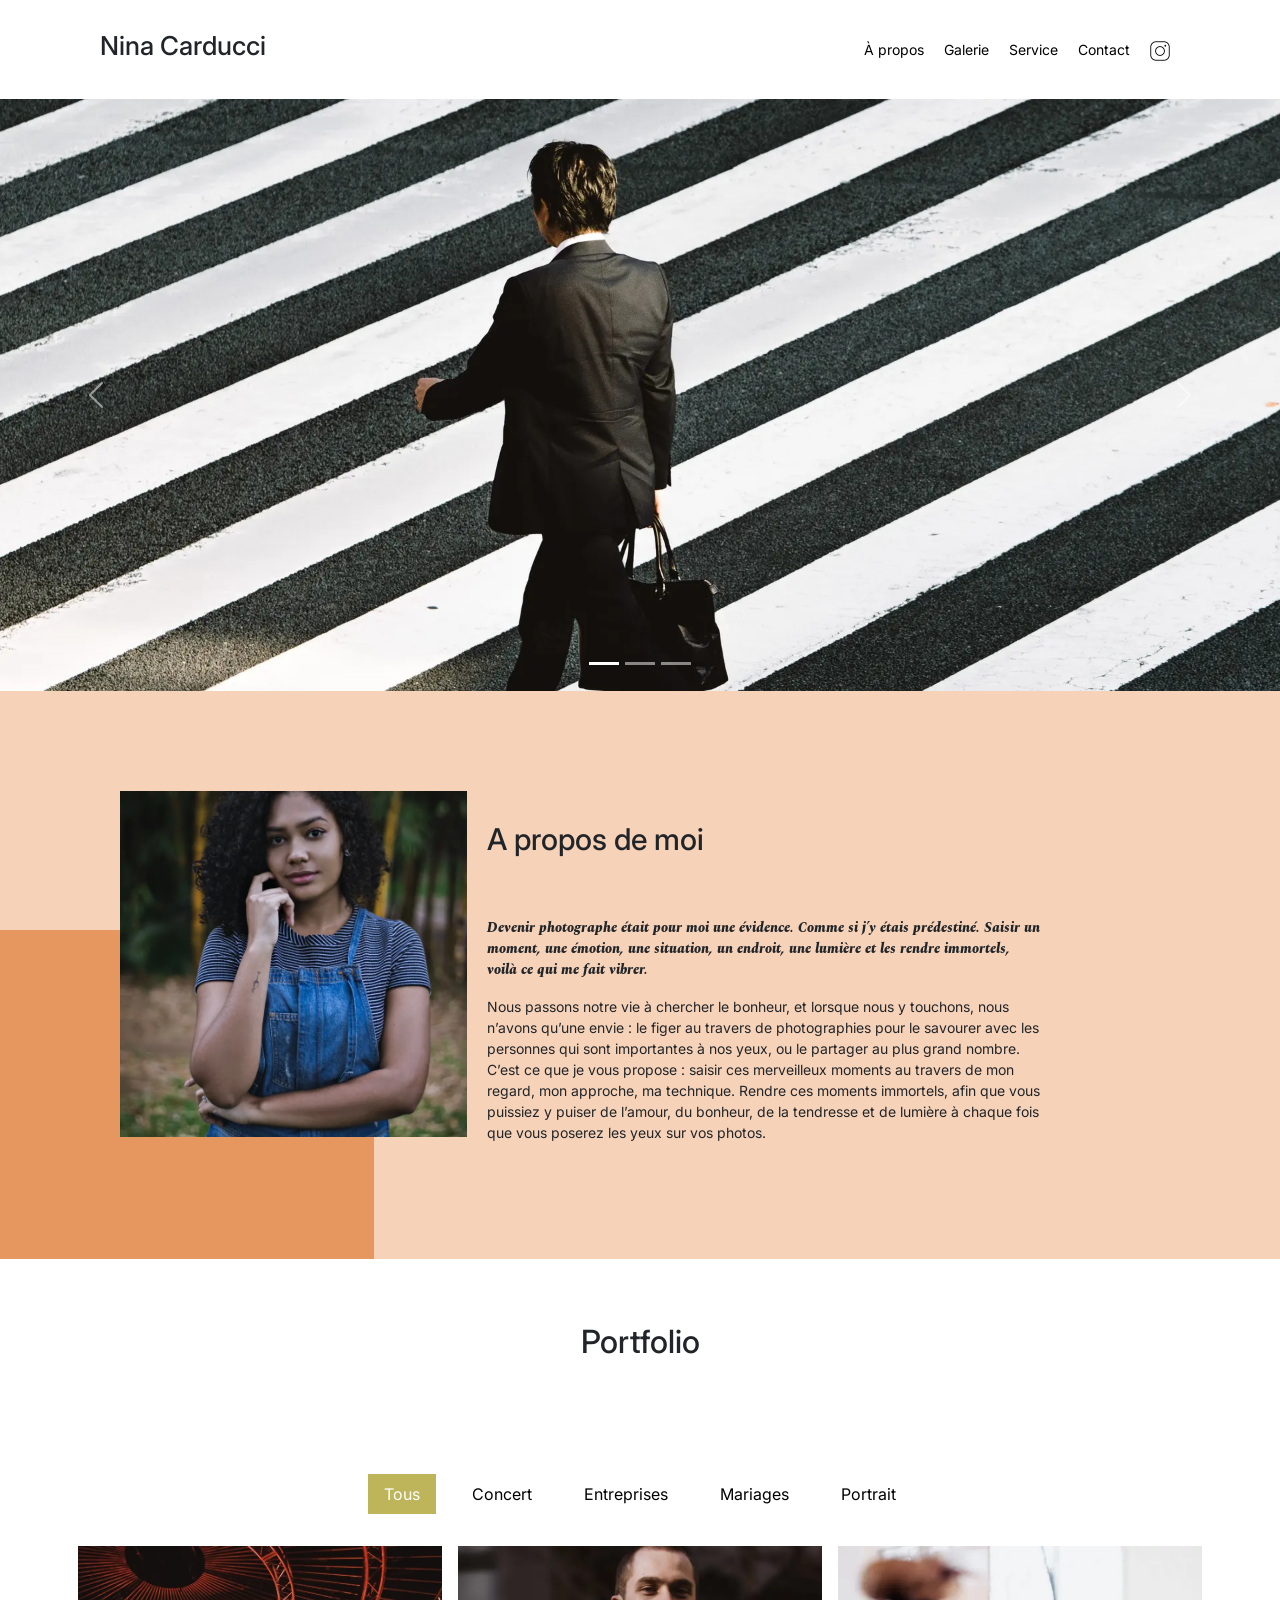
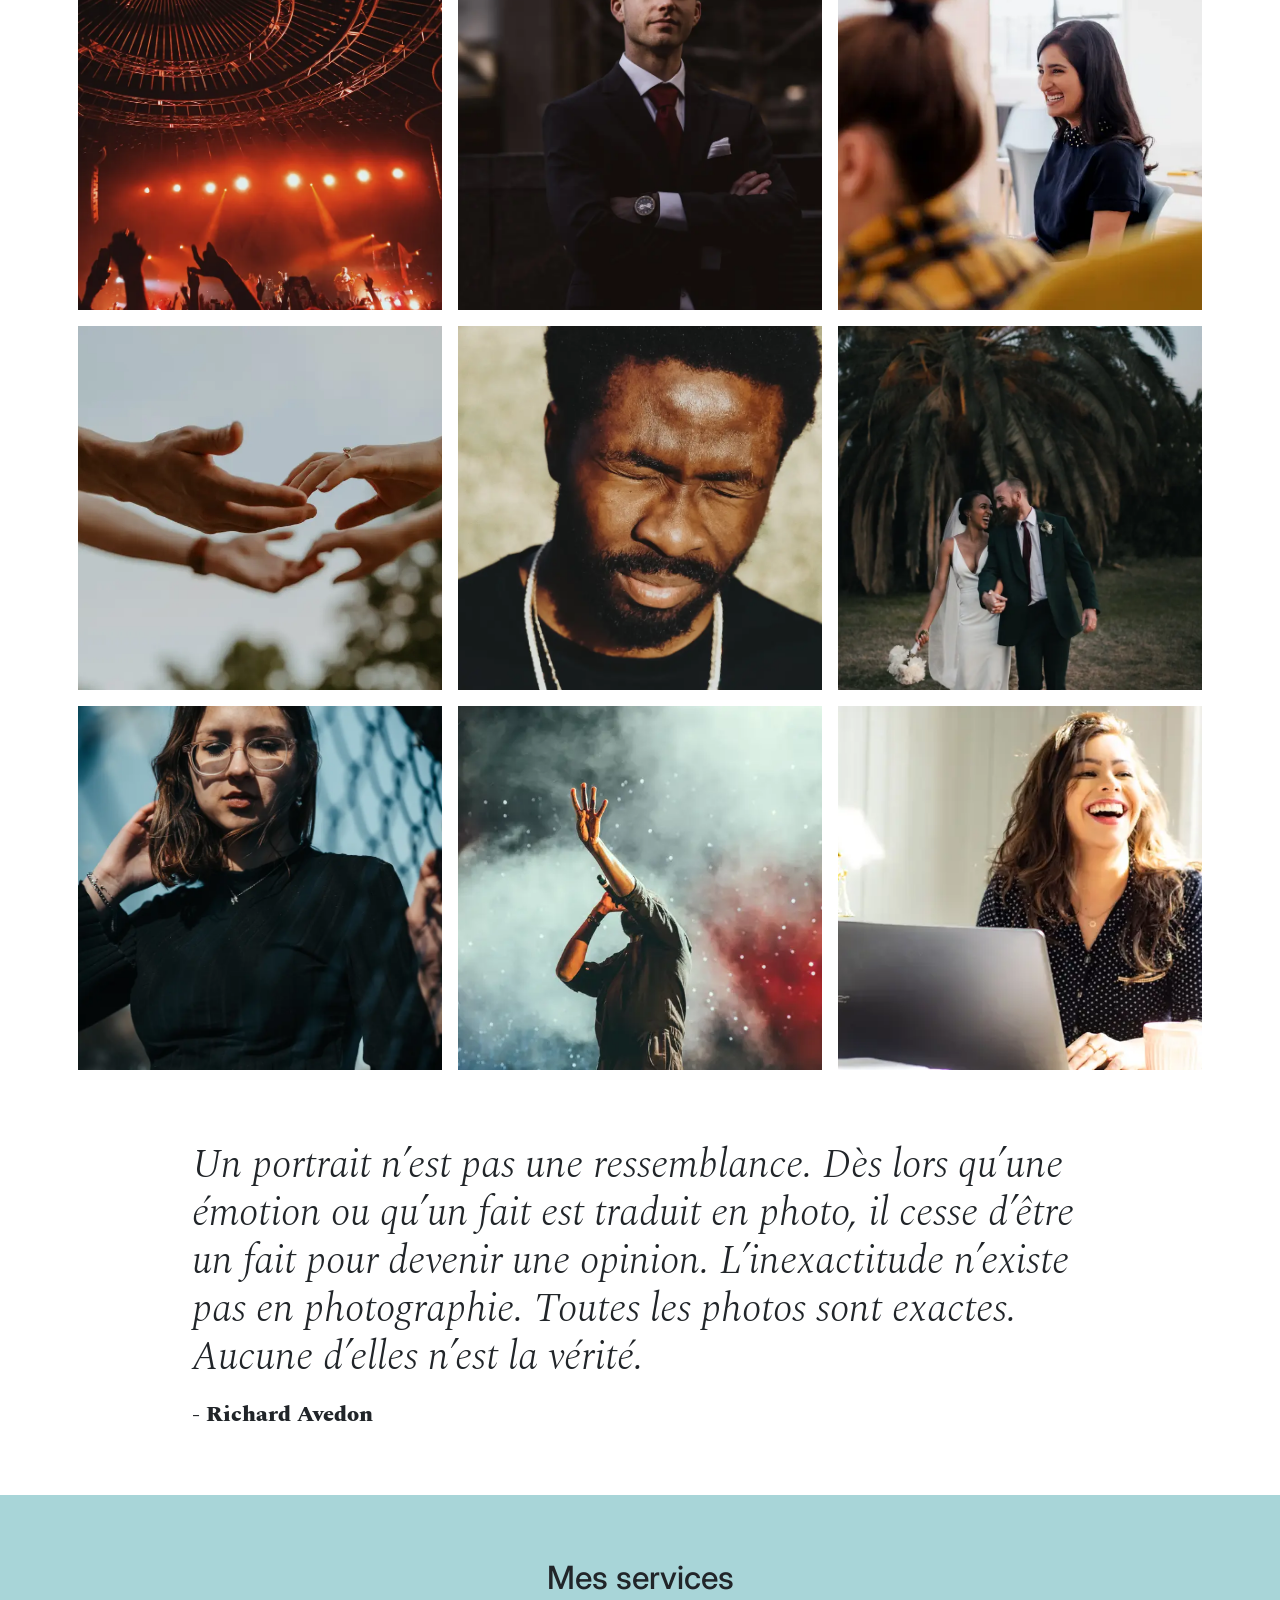
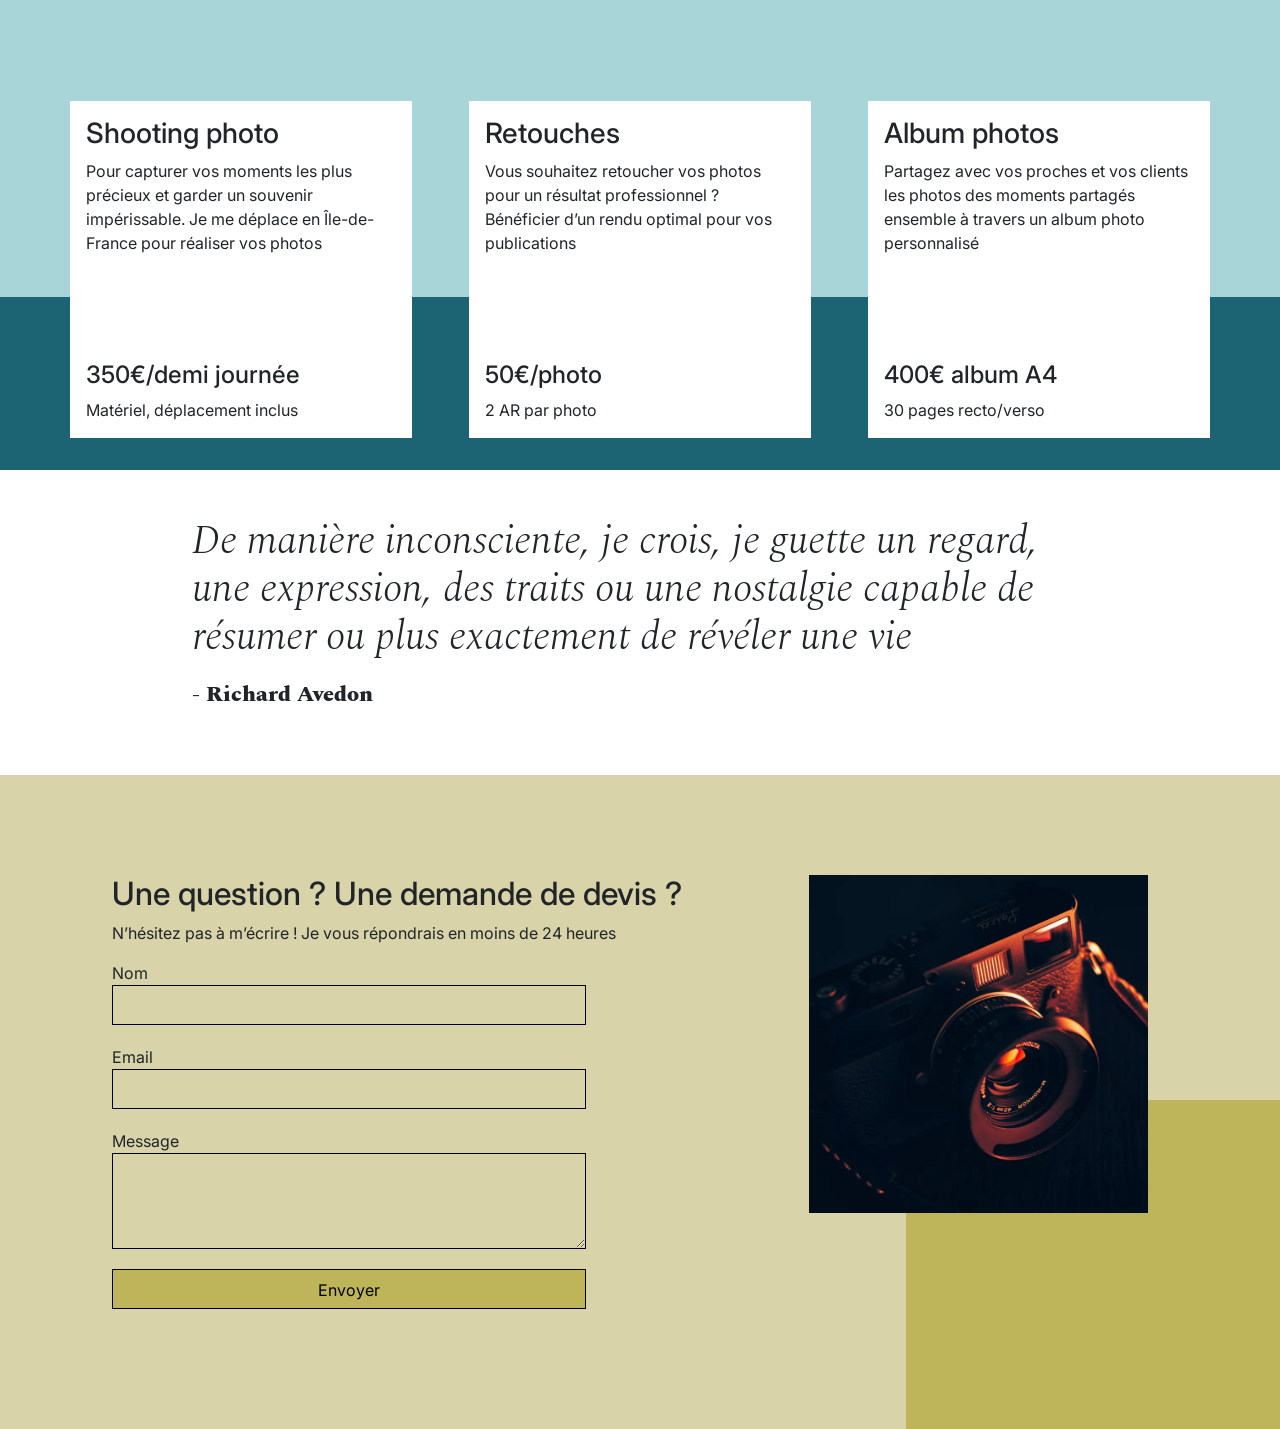
<file: index.html>
<!DOCTYPE html>
<html lang="fr">
<head>
	<meta charset="UTF-8">
	<title>Nina Carducci – Photographe</title>
	<meta name="description" content="Nina Carducci, photographe en Île-de-France : portraits, mariages, concerts et entreprises. Shooting photo, retouches et albums personnalisés. Devis en 24 h.">
	<meta name="viewport" content="width=device-width, initial-scale=1.0">
	<link rel="stylesheet" href="./assets/bootstrap/bootstrap.min.css">
	<link rel="stylesheet" href="./assets/style.css">
	<link rel="preconnect" href="https://fonts.googleapis.com">
	<link rel="preconnect" href="https://fonts.gstatic.com" crossorigin>
	<link href="https://fonts.googleapis.com/css2?family=Inter&family=Spectral:ital,wght@0,800;1,300;1,800&display=swap" rel="stylesheet">
	<script src="https://code.jquery.com/jquery-3.4.1.min.js" integrity="sha256-CSXorXvZcTkaix6Yvo6HppcZGetbYMGWSFlBw8HfCJo=" crossorigin="anonymous" defer></script>
	<script src="./assets/bootstrap/bootstrap.min.js" defer></script>
	<script src="./assets/maugallery.js" defer></script>
	<script src="./assets/scripts.js" defer></script>

	<meta property="og:type" content="website">
	<meta property="og:locale" content="fr_FR">
	<meta property="og:title" content="Nina Carducci – Photographe portrait et mariage à Paris">
	<meta property="og:description" content="Portraits, mariages, concerts et entreprises. Shooting photo, retouches et albums personnalisés. Devis en 24 h.">
	<meta property="og:url" content="https://axeldvgn.github.io/Nina-Carducci/">
	<meta property="og:image" content="https://axeldvgn.github.io/Nina-Carducci/assets/images/og-image.jpg">
	<meta property="og:image:width" content="1200">
	<meta property="og:image:height" content="630">
	<meta property="og:image:alt" content="Jeunes mariés s'embrassant sous une haie d'honneur de leurs invités">
	<meta name="twitter:card" content="summary_large_image">
	<meta name="twitter:title" content="Nina Carducci – Photographe portrait et mariage à Paris">
	<meta name="twitter:description" content="Portraits, mariages, concerts et entreprises. Shooting photo, retouches et albums personnalisés.">
	<meta name="twitter:image" content="https://axeldvgn.github.io/Nina-Carducci/assets/images/og-image.jpg">

	<script type="application/ld+json">
	{
		"@context": "https://schema.org",
		"@type": "LocalBusiness",
		"name": "Nina Carducci - Photographe",
		"description": "Photographe en Île-de-France : portraits, mariages, concerts et entreprises.",
		"url": "https://axeldvgn.github.io/Nina-Carducci/",
		"image": "https://axeldvgn.github.io/Nina-Carducci/assets/images/nina.webp",
		"priceRange": "50€ - 400€",
		"address": {
			"@type": "PostalAddress",
			"addressLocality": "Paris",
			"addressCountry": "FR"
		},
		"areaServed": "Île-de-France",
		"sameAs": ["https://www.instagram.com/ninacarducci.photo/"]
	}
	</script>
</head>
<body>
<header class="top-header">
	<h1 class="name">Nina Carducci</h1>
	<nav class="nav" aria-label="Menu principal">
		<ul>
			<li><a href="#about">À propos</a></li>
			<li><a href="#gallery">Galerie</a></li>
			<li><a href="#services">Service</a></li>
			<li><a href="#contact">Contact</a></li>
			<li><a class="social-link" href="https://www.instagram.com/ninacarducci.photo/?hl=fr" target="_blank"><img src="assets/images/instagram.png" alt="Instagram de Nina Carducci"></a></li>
		</ul>
	</nav>
</header>
<main>
<section id="header" aria-label="Photos à la une">

	<div id="carouselExampleIndicators" class="carousel slide" data-bs-ride="carousel">
		<div class="carousel-indicators">
			<button type="button" data-bs-target="#carouselExampleIndicators" data-bs-slide-to="0" class="active" aria-current="true" aria-label="Slide 1"></button>
			<button type="button" data-bs-target="#carouselExampleIndicators" data-bs-slide-to="1" aria-label="Slide 2"></button>
			<button type="button" data-bs-target="#carouselExampleIndicators" data-bs-slide-to="2" aria-label="Slide 3"></button>
		</div>
		<div class="carousel-inner">
			<div class="carousel-item active">
				<img src="./assets/images/slider/ryoji-iwata-wUZjnOv7t0g-unsplash.webp" class="d-block w-100" alt="Homme en costume avec une mallette traversant un passage piéton, vu du dessus">
			</div>
			<div class="carousel-item">
				<img src="./assets/images/slider/nicholas-green-nPz8akkUmDI-unsplash.webp" class="d-block w-100" alt="Foule de spectateurs pendant un concert">
			</div>
			<div class="carousel-item">
				<img src="./assets/images/slider/edward-cisneros-3_h6-1NPDGw-unsplash.webp" class="d-block w-100" alt="Jeunes mariés s'embrassant sous une haie d'honneur de leurs invités">
			</div>
		</div>
		<button class="carousel-control-prev" type="button" data-bs-target="#carouselExampleIndicators" data-bs-slide="prev">
			<span class="carousel-control-prev-icon" aria-hidden="true"></span>
			<span class="visually-hidden">Previous</span>
		</button>
		<button class="carousel-control-next" type="button" data-bs-target="#carouselExampleIndicators" data-bs-slide="next">
			<span class="carousel-control-next-icon" aria-hidden="true"></span>
			<span class="visually-hidden">Next</span>
		</button>
	</div>
</section>
<section id="about">
	<div class="picture left">
		<img src="./assets/images/nina.webp" alt="Portrait de Nina Carducci, photographe">
	</div>
	<div id="about-me">
		<h2 class="about-me__title">A propos de moi</h2>
		<p class="about-me__introduction">Devenir photographe était pour moi une évidence. Comme si j’y étais prédestiné. Saisir un moment, une émotion, une situation, un endroit, une lumière et les rendre immortels, voilà ce qui me fait vibrer.</p>
		<p>Nous passons notre vie à chercher le bonheur, et lorsque nous y touchons, nous n’avons qu’une envie : le figer au travers de photographies pour le savourer avec les personnes qui sont importantes à nos yeux, ou le partager au plus grand nombre.
			C’est ce que je vous propose : saisir ces merveilleux moments au travers de mon regard, mon approche, ma technique. Rendre ces moments immortels, afin que vous puissiez y puiser de l’amour, du bonheur, de la tendresse et de lumière à chaque fois que vous poserez les yeux sur vos photos.</p>
	</div>
</section>
<section id="gallery">
	<h2 class="title">Portfolio</h2>
	<div class="container py-3">
		<div class="gallery" style="display: none">
			<img data-gallery-tag="Concert" class="gallery-item" src="./assets/images/gallery/concerts/aaron-paul-wnX-fXzB6Cw-unsplash.webp" alt="Salle de concert éclairée de projecteurs rouges, public les bras levés">
			<img data-gallery-tag="Entreprises" class="gallery-item" src="./assets/images/gallery/entreprise/ali-morshedlou-WMD64tMfc4k-unsplash.webp" alt="Homme en costume sombre et cravate rouge, bras croisés">
			<img data-gallery-tag="Entreprises" class="gallery-item" src="./assets/images/gallery/entreprise/jason-goodman-tHO1_OuKbg0-unsplash.webp" alt="Deux collègues souriantes en réunion dans un bureau lumineux">
			<img data-gallery-tag="Mariages" class="gallery-item" src="./assets/images/gallery/mariage/hannah-busing-RvF2R_qMpRk-unsplash.webp" alt="Mains de deux mariés se rejoignant, alliance au doigt">
			<img data-gallery-tag="Portrait" class="gallery-item" src="./assets/images/gallery/portraits/ade-tunji-rVkhWWZFAtQ-unsplash.webp" alt="Portrait d'un homme barbu, yeux fermés, avec un collier">
			<img data-gallery-tag="Mariages" class="gallery-item" src="./assets/images/gallery/mariage/jakob-owens-SiniLJkXhMc-unsplash.webp" alt="Jeunes mariés marchant main dans la main sous un palmier">
			<img data-gallery-tag="Portrait" class="gallery-item" src="./assets/images/gallery/portraits/nino-van-prattenburg--443cl1uR_8-unsplash.webp" alt="Portrait d'une jeune femme à lunettes devant un grillage">
			<img data-gallery-tag="Concert" class="gallery-item" src="./assets/images/gallery/concerts/austin-neill-hgO1wFPXl3I-unsplash.webp" alt="Chanteur sur scène, bras levé dans la fumée et les lumières">
			<img data-gallery-tag="Entreprises" class="gallery-item" src="./assets/images/gallery/entreprise/mateus-campos-felipe-Fsgzm8N0hIY-unsplash.webp" alt="Femme souriante travaillant sur son ordinateur portable">
		</div>
	</div>
	<aside class="quote">
		<figure>
			<blockquote>
				<p class="quote__text">Un portrait n’est pas une ressemblance. Dès lors qu’une émotion ou qu’un fait est traduit en photo, il cesse d’être un fait pour devenir une opinion. L’inexactitude n’existe pas en photographie. Toutes les photos sont exactes. Aucune d’elles n’est la vérité.</p>
			</blockquote>
			<figcaption class="quote__author">- Richard Avedon</figcaption>
		</figure>
	</aside>
</section>
<section id="services">
	<h2 class="title">Mes services</h2>
	<div class="container">
		<article class="service">
			<div class="service__description">
				<h3>Shooting photo</h3>
				<p>Pour capturer vos moments les plus précieux et garder un souvenir impérissable. Je me déplace en Île-de-France pour réaliser vos photos</p>
			</div>
			<div class="service__price">
				<p class="service__amount">350€/demi journée</p>
				<span>Matériel, déplacement inclus</span>
			</div>

		</article>
		<article class="service">
			<div class="service__description">
				<h3>Retouches</h3>
				<p>Vous souhaitez retoucher vos photos pour un résultat professionnel ? Bénéficier d’un rendu optimal pour vos publications</p>
			</div>
			<div class="service__price">
				<p class="service__amount">50€/photo</p>
				<span>2 AR par photo</span>
			</div>
		</article>
		<article class="service">
			<div class="service__description">
				<h3>Album photos</h3>
				<p>Partagez avec vos proches et vos clients les photos des moments partagés ensemble à travers un album photo personnalisé</p>
			</div>
			<div class="service__price">
				<p class="service__amount">400€ album A4</p>
				<span>30 pages recto/verso</span>
			</div>
		</article>
	</div>
</section>
<aside class="quote">
	<figure>
		<blockquote>
			<p class="quote__text">De manière inconsciente, je crois, je guette un regard, une expression, des traits ou une nostalgie capable de résumer ou plus exactement de révéler une vie</p>
		</blockquote>
		<figcaption class="quote__author">- Richard Avedon</figcaption>
	</figure>
</aside>
<section id="contact">
	<div class="container">
		<div class="form-container">
			<h2>Une question ? Une demande de devis ?</h2>
			<p> N’hésitez pas à m’écrire ! Je vous répondrais en moins de 24 heures</p>
			<form action="#" method="post">
				<label for="nom">Nom</label>
				<input type="text" name="nom" id="nom">
				<label for="email">Email</label>
				<input type="email" name="email" id="email">
				<label for="message">Message</label>
				<textarea name="message" id="message" cols="30" rows="10"></textarea>
				<input type="submit" value="Envoyer">
			</form>
		</div>
		<div class="picture right">
			<img src="./assets/images/camera.webp" alt="Appareil photo argentique noir aux reflets cuivrés, en gros plan">
		</div>
	</div>
</section>
</main>
</body>
</html>
</file>
<file: assets/style.css>
body {
	max-width: 1920px;
	margin: auto;
}
* {
	font-family: 'Inter';
	font-style: normal;
}
.top-header {
	background-color: white;
	position: sticky;
	top:0;
	z-index: 1000;
	display: flex;
	justify-content: space-between;
	padding-inline: 100px;
	padding-block: 30px;
	align-items: center;
}

.top-header .name {
	font-size: 26px;
}

.nav ul {
	display: flex;
	list-style-type: none;
	font-size: 14px;
	margin-bottom: 0;
}

.nav li {
	padding-inline: 10px;
}

.nav a {
	text-decoration: none;
	color: #000
}

.social-link img {
	width: 20px;
}

#about {
	display: flex;
	background-color: #F6D2B8;
	padding-inline: 100px;
	padding-block: 100px;
	position: relative;
}
.carousel-control-prev,
.carousel-control-next {
	color: #000;
}
.picture.left::before {
	content: ' ';
	background-color: #E5975F;
	width: 374px;
	height: 329px;
	position: absolute;
	bottom: 0;
	left: 0;
	z-index: -1;
}

.picture {
	flex: 1;
	margin: 0 20px;
	z-index: 0;
}

.picture img {
	width: 100%;
	height: auto;
}
#about-me {
	flex: 2
}
.about-me__title {
	margin-top: 1em;
	margin-bottom: 60px;
	font-size: 30px;
}
.about-me__introduction {
	font-family: 'Spectral';
	font-weight: 800;
	font-style: italic;
	width: 60%;
}
#about-me p {
	width: 80%;
	font-size: 14px;
}

#gallery {
	min-height: 100vh;
}
.title{
	text-align: center;
	padding-block: 2em;
}
.gallery .nav {
	justify-content: center;
}
.nav-pills .nav-link.active, .nav-pills .show > .nav-link {
	color: #fff;
	background-color: #BEB45A;
	border-radius:0 ;
}
.nav-pills .nav-link {
	color: #000
}
.item-column {
	position: relative;
	margin-bottom: 0 !important;
	padding: 0;
}
.item-column::after{
	content: "";
	display: block;
	padding-bottom: 100%;

}
.gallery-item {
	position: absolute;
	width: 100%;
	height: 100%;
	object-fit: cover;
	padding: .5em;
}
.mg-prev, .mg-next {
	width: 30px;
	height: 30px;
	border-radius: 00%;
	justify-content: center;
	align-items: center;
	display: flex;
	font-size: 24px;
}

.quote {
	font-family: 'Spectral';
	font-style: italic;
	width: 70%;
	margin: auto;
	padding-block: 3em;
}
.quote__text {
	font-family: Spectral;
	font-style: italic;
	font-weight: 300;
	font-size: calc(1.375rem + 1.5vw);
	line-height: 1.2;
	margin-bottom: .5rem;
}
.quote__author {
	font-family: Spectral;
	font-weight: 800;
	font-size: 22px;
}

#services {
	margin: auto;
	background-color: #A8D5D8 ;
	position: relative;
}
#services .container::before{
	content: ' ';
	background-color: #1C6474;
	position: absolute;
	width: 100%;
	height: 30%;
	bottom: 0;
	left: 0;
	z-index: 0;
}

#services .container {
	justify-content: space-between;
	display: flex;
	padding : 2em 0;

}

.service {
	background-color: white;
	max-width: 390px;
	width: 30%;
	height: 337px;
	padding: 1em;
	display: flex;
	flex-direction: column;
	justify-content: space-between;
	z-index: 1;
}

.service__amount {
	font-size: calc(1.275rem + .3vw);
	font-weight: 500;
	line-height: 1.2;
	margin-bottom: .5rem;
}

@media all and (min-width: 1200px) {
	.quote__text {
		font-size: 2.5rem;
	}
	.service__amount {
		font-size: 1.5rem;
	}
}

#contact {
	margin: auto;
	background-color: #D8D3A8 ;
	position: relative;
	padding-inline: 100px;
	padding-block: 100px;
}

#contact .container {
	display: flex;
}
.picture.right::before {
	content: ' ';
	background-color: #BEB45A;
	width: 374px;
	height: 329px;
	position: absolute;
	bottom: 0;
	right: 0;
	z-index: -1;
}
.form-container {
	flex : 2;

}
form {
	display: flex;
	flex-direction: column;
	width: 70%;
	align-items: flex-start;
}

form input {
	width: 100%;
	background-color: transparent;
	border: solid 1px;
	height: 2.5em;
	margin-bottom: 20px;
}

form textarea {
	width: 100%;
	background-color: transparent;
	border: solid 1px;
	height: 5em;
	line-height: 2.5em;
	font-size: 1.2em;
	margin-bottom: 20px;
}
input[type="submit"] {
	background-color: #BEB45A;
	padding: .5em 1em
}

@media all and (max-width: 1180px) {
	.picture {
		flex : 2;
	}
	#about, #contact .container {
		align-items: center;
	}
	.about-me__title {
		margin-top: 0;
		margin-bottom: 1em;
	}
	#about-me p {
		width: 100%;
	}
}

@media all and (max-width: 1000px) {
	#about{
		flex-direction: column;

	}
	.picture {
		width: 50%;
	}
	.picture.left::before {
		width: 100%;
		height: 30%;
		position: absolute;
		bottom: auto;
		top: 0;
		left: 0;
		z-index: -1;
	}
	.about-me__title{
		text-align: center;
		margin-top: 1em;
	}
	#services .container {
		flex-direction: column;
	}
	.service {
		width: 100%;
		max-width: 100%;
		height: auto;
		margin: 2em 0
	}
	.service__description{
		margin-bottom: 1em;
	}

	#services .container::before{
		width: 30%;
		height: 100%;
		bottom: 0;
		right: 0;
		left: auto;
		z-index: 0;
	}

	#contact .container {
		flex-direction: column;
	}
	#contact .picture.right {
		margin-top: 1em;
	}
	.picture.right::before {
		width: 100%;
		height: 30%;
		position: absolute;
		bottom: 0;
		right: 0;
		z-index: -1;
	}
}

@media all and (max-width: 650px) {
	.top-header {
		flex-direction: column;
		padding-inline: 0;
	}
	.top-header .nav, .top-header .nav ul {
		width: 100%;
		padding: 0 0 0 0;
	}
	.top-header .nav li {
		flex: 1;
		padding-block: 1em;
		text-align: center;
	}
	.picture.left::before, .picture.right::before {
		height: 150px;
	}
	#services .container {
		align-items: center;
	}
	.service {
		max-width: 90%;
	}
	#about, #contact {
		padding-inline: 2em;
		padding-block: 2em;
	}
	form {
		width: 100%;
	}
	.picture {
		width: 80%;
	}
}
</file>
